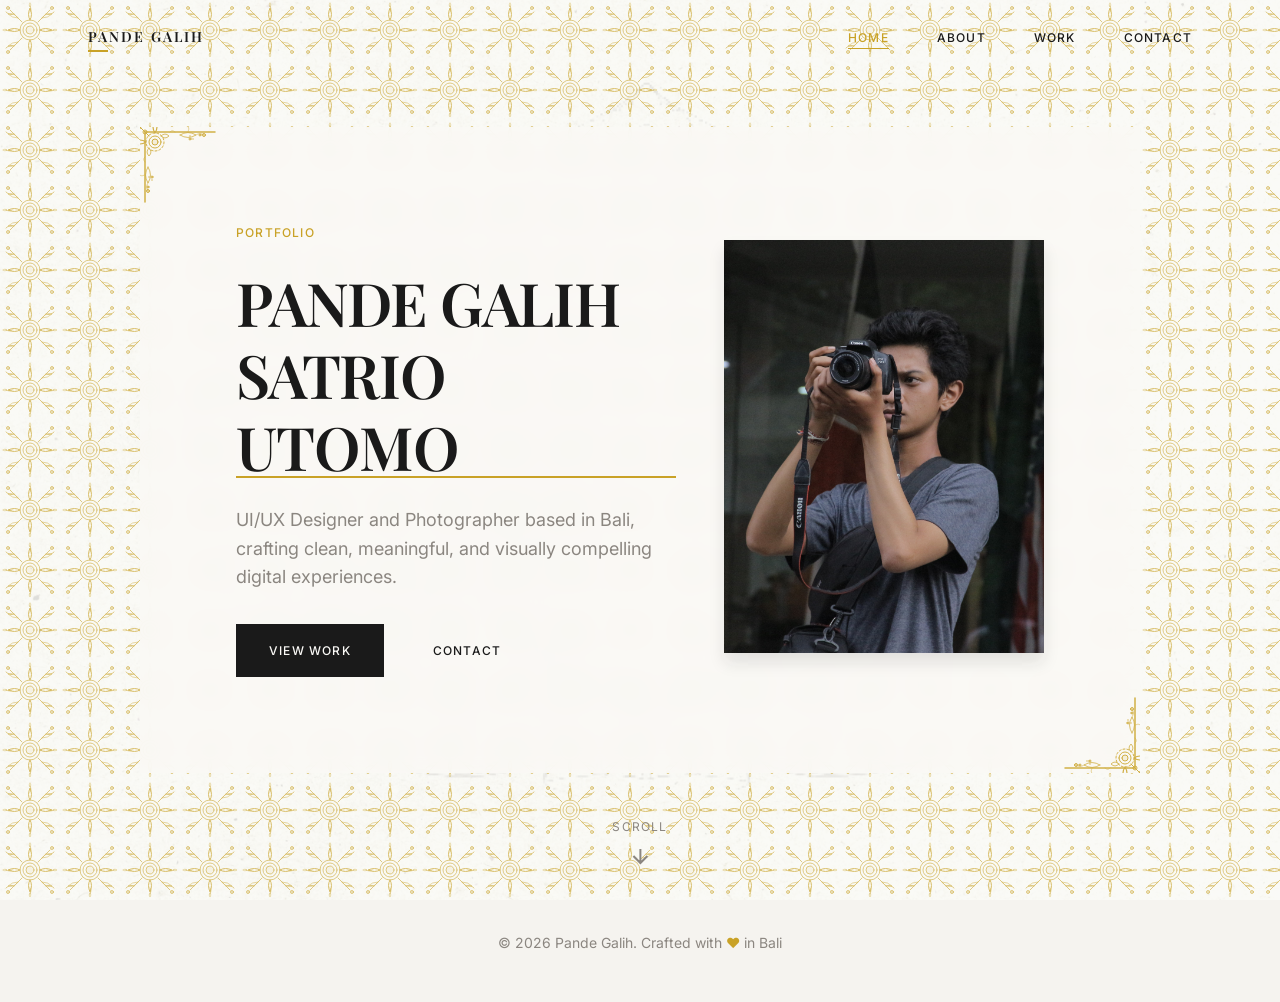
<file: index.html>
<!DOCTYPE html>
<html lang="id">
<head>
  <meta charset="UTF-8">
  <meta name="viewport" content="width=device-width, initial-scale=1.0">
  <title>Portfolio | Pande Galih - UI/UX Designer & Photographer</title>
  
  <!-- SEO Meta Tags -->
  <meta name="description" content="Portfolio Pande Galih Satrio Utomo - UI/UX Designer and Photographer based in Bali, Indonesia. Crafting clean, meaningful digital experiences.">
  <meta name="keywords" content="UI/UX Designer, Photographer, Bali, Portfolio, Web Design, Digital Experience">
  <meta name="author" content="Pande Galih Satrio Utomo">
  <meta name="robots" content="index, follow">
  
  <!-- Open Graph / Social Media -->
  <meta property="og:type" content="website">
  <meta property="og:title" content="Pande Galih - UI/UX Designer & Photographer">
  <meta property="og:description" content="Crafting clean, meaningful digital experiences from Bali, Indonesia.">
  <meta property="og:image" content="asset/profil1.jpg">
  <meta property="og:url" content="https://pandegalih.com">
  
  <!-- Twitter Card -->
  <meta name="twitter:card" content="summary_large_image">
  <meta name="twitter:title" content="Pande Galih - UI/UX Designer & Photographer">
  <meta name="twitter:description" content="Crafting clean, meaningful digital experiences from Bali, Indonesia.">
  <meta name="twitter:image" content="asset/profil1.jpg">
  
  <!-- Favicon -->
  <link rel="icon" type="image/svg+xml" href="data:image/svg+xml,<svg xmlns='http://www.w3.org/2000/svg' viewBox='0 0 100 100'><text y='.9em' font-size='90'>🎨</text></svg>">
  
  <!-- Preconnect for Performance -->
  <link rel="preconnect" href="https://fonts.googleapis.com">
  <link rel="preconnect" href="https://fonts.gstatic.com" crossorigin>
  
  <!-- Google Fonts -->
  <link href="https://fonts.googleapis.com/css2?family=Inter:wght@400;500;600&family=Playfair+Display:wght@400;600&display=swap" rel="stylesheet">
  
  <!-- Stylesheet -->
  <link rel="stylesheet" href="css/styles.css">
</head>

<body>
  <!-- Skip Link for Accessibility -->
  <a href="#main-content" class="skip-link">Skip to main content</a>

  <!-- ================= NAVBAR ================= -->
  <header class="navbar" role="banner">
    <div class="container">
      <nav class="navbar__inner" role="navigation" aria-label="Main navigation">
        <!-- Logo -->
        <a href="index.html" class="navbar__logo" aria-label="Pande Galih - Home">
          PANDE GALIH
        </a>

        <!-- Desktop Navigation -->
        <ul class="navbar__menu">
          <li><a href="index.html" class="navbar__link navbar__link--active" aria-current="page">Home</a></li>
          <li><a href="about.html" class="navbar__link">About</a></li>
          <li><a href="mywork.html" class="navbar__link">Work</a></li>
          <li><a href="contact.html" class="navbar__link">Contact</a></li>
        </ul>

        <!-- Mobile Menu Toggle -->
        <button 
          id="menuBtn" 
          class="navbar__toggle" 
          aria-label="Open navigation menu"
          aria-expanded="false"
          aria-controls="mobileMenu"
        >
          <span class="navbar__toggle-line"></span>
          <span class="navbar__toggle-line"></span>
          <span class="navbar__toggle-line"></span>
        </button>
      </nav>
    </div>
  </header>

  <!-- ================= MOBILE MENU ================= -->
  <div id="mobileMenu" class="mobile-menu" role="dialog" aria-modal="true" aria-label="Navigation menu">
    <button id="closeBtn" class="mobile-menu__close" aria-label="Close navigation menu">
      ✕
    </button>
    <a href="index.html" class="mobile-menu__link">Home</a>
    <a href="about.html" class="mobile-menu__link">About</a>
    <a href="mywork.html" class="mobile-menu__link">Work</a>
    <a href="contact.html" class="mobile-menu__link">Contact</a>
  </div>

  <!-- ================= MAIN CONTENT ================= -->
  <main id="main-content" role="main">
    
    <!-- ================= HERO SECTION ================= -->
    <section class="hero">
      <!-- Background -->
      <div class="hero__background">
        <img 
          src="asset/BG.png" 
          alt="" 
          class="hero__background-image"
          loading="eager"
        >
        <div class="hero__pattern" aria-hidden="true"></div>
      </div>

      <div class="container">
        <div class="hero__card animate-fade-in-up">
          <div class="hero__content">
            <!-- Text Content -->
            <div class="hero__text">
              <p class="label label--gold hero__label animate-fade-in-up">Portfolio</p>
              
              <h1 class="hero__title animate-fade-in-up">
                PANDE GALIH<br>
                <span class="hero__title-underline">SATRIO UTOMO</span>
              </h1>
              
              <p class="hero__subtitle animate-fade-in-up">
                UI/UX Designer and Photographer based in Bali, 
                crafting clean, meaningful, and visually compelling 
                digital experiences.
              </p>
              
              <div class="hero__cta animate-fade-in-up">
                <a href="mywork.html" class="btn btn--primary">
                  View Work
                </a>
                <a href="contact.html" class="btn btn--ghost">
                  Contact
                </a>
              </div>
            </div>

            <!-- Profile Image -->
            <div class="hero__image animate-scale-in">
              <img 
                src="asset/profil1.jpg" 
                alt="Portrait photo of Pande Galih Satrio Utomo, UI/UX Designer and Photographer"
                loading="eager"
              >
            </div>
          </div>
        </div>
      </div>

      <!-- Scroll Indicator -->
      <div class="hero__scroll-indicator" aria-hidden="true">
        <span>Scroll</span>
        <svg width="24" height="24" viewBox="0 0 24 24" fill="none" stroke="currentColor" stroke-width="2">
          <path d="M12 5v14M19 12l-7 7-7-7"/>
        </svg>
      </div>
    </section>

  </main>

  <!-- ================= FOOTER ================= -->
  <footer class="footer" role="contentinfo">
    <div class="container">
      <p class="footer__text">
        © 2026 Pande Galih. Crafted with <span class="footer__heart">♥</span> in Bali
      </p>
    </div>
  </footer>

  <!-- JavaScript -->
  <script src="js/main.js"></script>
  
  <!-- Additional inline styles for hero scroll indicator -->
  <style>
    .hero__scroll-indicator {
      position: absolute;
      bottom: 2rem;
      left: 50%;
      transform: translateX(-50%);
      display: flex;
      flex-direction: column;
      align-items: center;
      gap: 0.5rem;
      font-size: 0.75rem;
      letter-spacing: 0.1em;
      text-transform: uppercase;
      color: var(--color-gray);
      animation: bounce 2s infinite;
    }
    
    @keyframes bounce {
      0%, 20%, 50%, 80%, 100% {
        transform: translateX(-50%) translateY(0);
      }
      40% {
        transform: translateX(-50%) translateY(-10px);
      }
      60% {
        transform: translateX(-50%) translateY(-5px);
      }
    }
    
    @media (max-width: 639px) {
      .hero__scroll-indicator {
        display: none;
      }
    }
  </style>
</body>
</html>
</file>
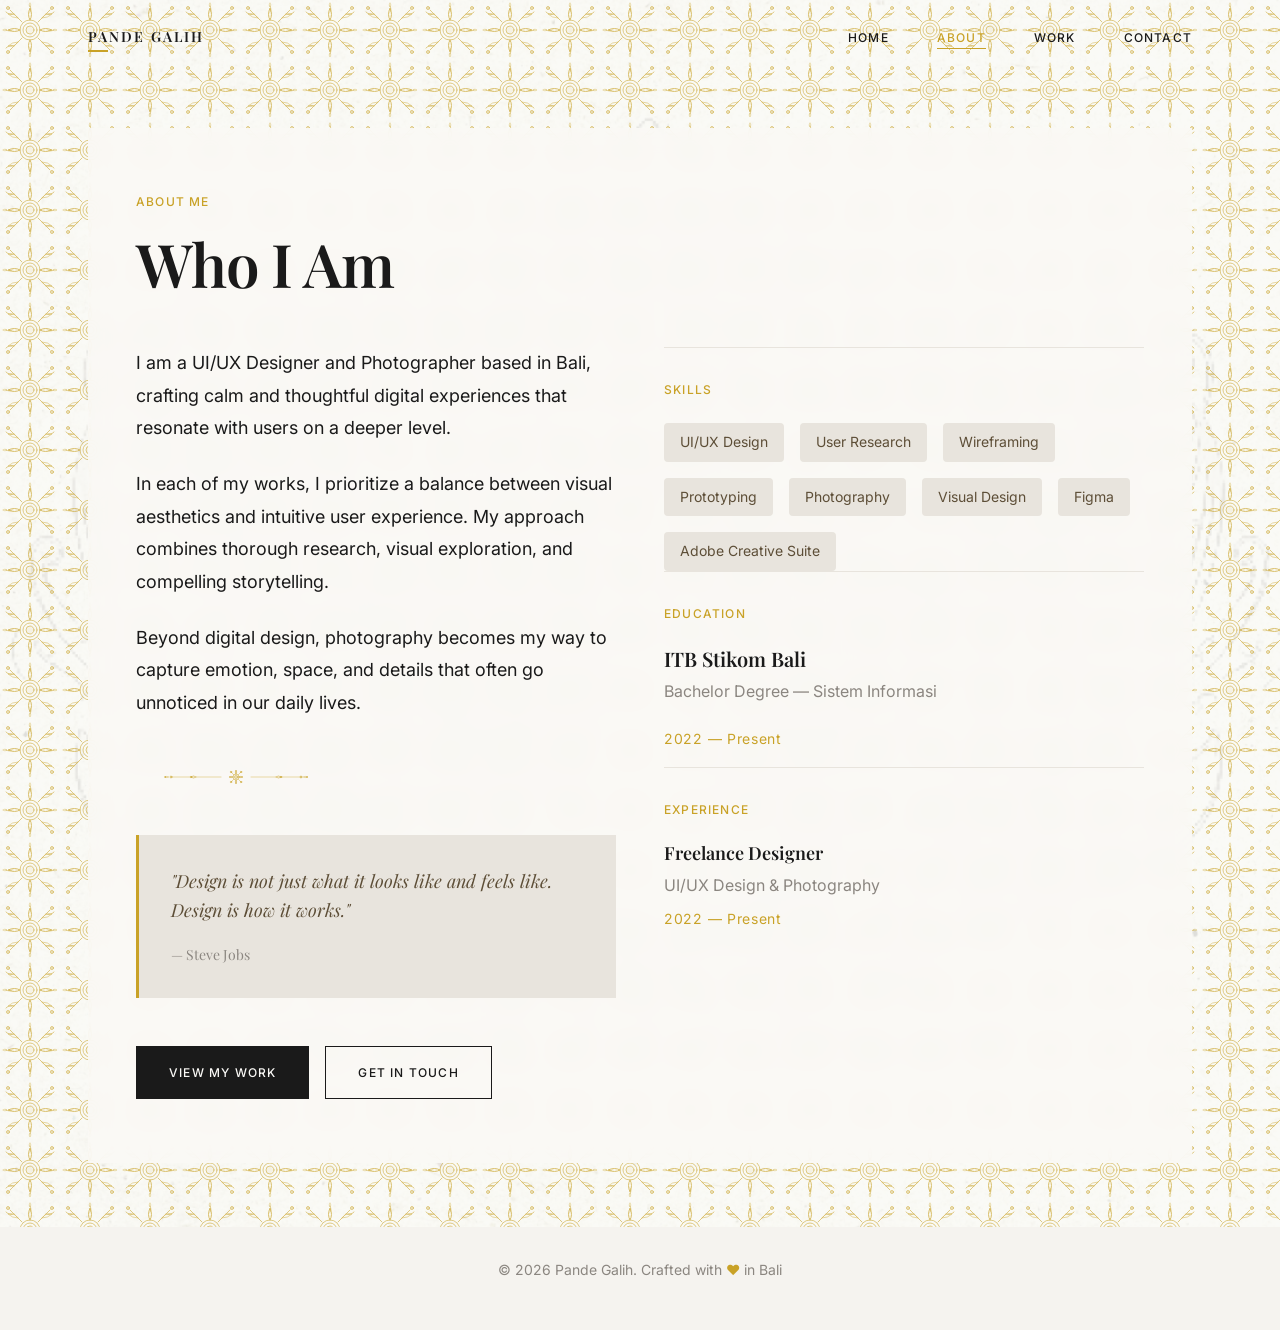
<file: about.html>
<!DOCTYPE html>
<html lang="id">
<head>
  <meta charset="UTF-8">
  <meta name="viewport" content="width=device-width, initial-scale=1.0">
  <title>About | Pande Galih - UI/UX Designer & Photographer</title>
  
  <!-- SEO Meta Tags -->
  <meta name="description" content="Learn more about Pande Galih Satrio Utomo - UI/UX Designer and Photographer based in Bali, Indonesia. Discover my journey, skills, and design philosophy.">
  <meta name="keywords" content="UI/UX Designer, Photographer, Bali, About, Skills, Education, ITB Stikom Bali">
  <meta name="author" content="Pande Galih Satrio Utomo">
  <meta name="robots" content="index, follow">
  
  <!-- Open Graph / Social Media -->
  <meta property="og:type" content="website">
  <meta property="og:title" content="About - Pande Galih">
  <meta property="og:description" content="UI/UX Designer and Photographer based in Bali, Indonesia.">
  <meta property="og:image" content="asset/profil2.jpg">
  <meta property="og:url" content="https://pandegalih.com/about">
  
  <!-- Twitter Card -->
  <meta name="twitter:card" content="summary_large_image">
  <meta name="twitter:title" content="About - Pande Galih">
  <meta name="twitter:description" content="UI/UX Designer and Photographer based in Bali, Indonesia.">
  <meta name="twitter:image" content="asset/profil2.jpg">
  
  <!-- Favicon -->
  <link rel="icon" type="image/svg+xml" href="data:image/svg+xml,<svg xmlns='http://www.w3.org/2000/svg' viewBox='0 0 100 100'><text y='.9em' font-size='90'>🎨</text></svg>">
  
  <!-- Preconnect for Performance -->
  <link rel="preconnect" href="https://fonts.googleapis.com">
  <link rel="preconnect" href="https://fonts.gstatic.com" crossorigin>
  
  <!-- Google Fonts -->
  <link href="https://fonts.googleapis.com/css2?family=Inter:wght@400;500;600&family=Playfair+Display:wght@400;600&display=swap" rel="stylesheet">
  
  <!-- Stylesheet -->
  <link rel="stylesheet" href="css/styles.css">
</head>

<body>
  <!-- Skip Link for Accessibility -->
  <a href="#main-content" class="skip-link">Skip to main content</a>

  <!-- ================= NAVBAR ================= -->
  <header class="navbar" role="banner">
    <div class="container">
      <nav class="navbar__inner" role="navigation" aria-label="Main navigation">
        <!-- Logo -->
        <a href="index.html" class="navbar__logo" aria-label="Pande Galih - Home">
          PANDE GALIH
        </a>

        <!-- Desktop Navigation -->
        <ul class="navbar__menu">
          <li><a href="index.html" class="navbar__link">Home</a></li>
          <li><a href="about.html" class="navbar__link navbar__link--active" aria-current="page">About</a></li>
          <li><a href="mywork.html" class="navbar__link">Work</a></li>
          <li><a href="contact.html" class="navbar__link">Contact</a></li>
        </ul>

        <!-- Mobile Menu Toggle -->
        <button 
          id="menuBtn" 
          class="navbar__toggle" 
          aria-label="Open navigation menu"
          aria-expanded="false"
          aria-controls="mobileMenu"
        >
          <span class="navbar__toggle-line"></span>
          <span class="navbar__toggle-line"></span>
          <span class="navbar__toggle-line"></span>
        </button>
      </nav>
    </div>
  </header>

  <!-- ================= MOBILE MENU ================= -->
  <div id="mobileMenu" class="mobile-menu" role="dialog" aria-modal="true" aria-label="Navigation menu">
    <button id="closeBtn" class="mobile-menu__close" aria-label="Close navigation menu">
      ✕
    </button>
    <a href="index.html" class="mobile-menu__link">Home</a>
    <a href="about.html" class="mobile-menu__link">About</a>
    <a href="mywork.html" class="mobile-menu__link">Work</a>
    <a href="contact.html" class="mobile-menu__link">Contact</a>
  </div>

  <!-- ================= MAIN CONTENT ================= -->
  <main id="main-content" role="main">
    
    <!-- ================= ABOUT SECTION ================= -->
    <section class="about">
      <!-- Background Pattern -->
      <div class="hero__background">
        <img 
          src="asset/BG.png" 
          alt="" 
          class="hero__background-image"
          loading="eager"
        >
        <div class="hero__pattern" aria-hidden="true"></div>
      </div>

      <div class="container">
        <div class="about__card animate-fade-in-up">
          
          <!-- Header -->
          <header class="about__header">
            <p class="label label--gold animate-fade-in-up">About Me</p>
            <h1 class="animate-fade-in-up">Who I Am</h1>
          </header>

          <!-- Main Content Grid -->
          <div class="about__content">
            
            <!-- Left Column - Bio -->
            <div class="about__bio animate-fade-in-up">
              <div class="about__text">
                <p>
                  I am a UI/UX Designer and Photographer based in Bali, 
                  crafting calm and thoughtful digital experiences that 
                  resonate with users on a deeper level.
                </p>
                <p>
                  In each of my works, I prioritize a balance between visual aesthetics 
                  and intuitive user experience. My approach combines thorough research, 
                  visual exploration, and compelling storytelling.
                </p>
                <p>
                  Beyond digital design, photography becomes my way to capture emotion, 
                  space, and details that often go unnoticed in our daily lives.
                </p>
              </div>

              <!-- Divider -->
              <div class="about__divider" aria-hidden="true"></div>

              <!-- Philosophy Quote -->
              <blockquote class="about__quote animate-fade-in-up">
                <p>
                  "Design is not just what it looks like and feels like. 
                  Design is how it works."
                </p>
                <cite>— Steve Jobs</cite>
              </blockquote>
            </div>

            <!-- Right Column - Details -->
            <div class="about__details">
              
              <!-- Skills Section -->
              <div class="about__section animate-fade-in-up">
                <p class="label label--gold about__section-title">Skills</p>
                <div class="about__skills animate-stagger">
                  <span class="about__skill">UI/UX Design</span>
                  <span class="about__skill">User Research</span>
                  <span class="about__skill">Wireframing</span>
                  <span class="about__skill">Prototyping</span>
                  <span class="about__skill">Photography</span>
                  <span class="about__skill">Visual Design</span>
                  <span class="about__skill">Figma</span>
                  <span class="about__skill">Adobe Creative Suite</span>
                </div>
              </div>

              <!-- Education Section -->
              <div class="about__section animate-fade-in-up">
                <p class="label label--gold about__section-title">Education</p>
                <div class="about__education">
                  <h3 class="about__education-school">ITB Stikom Bali</h3>
                  <p class="about__education-degree">Bachelor Degree — Sistem Informasi</p>
                  <p class="about__education-year">2022 — Present</p>
                </div>
              </div>

              <!-- Experience Section -->
              <div class="about__section animate-fade-in-up">
                <p class="label label--gold about__section-title">Experience</p>
                <div class="about__experience">
                  <div class="about__experience-item">
                    <h4>Freelance Designer</h4>
                    <p>UI/UX Design & Photography</p>
                    <span class="about__education-year">2022 — Present</span>
                  </div>
                </div>
              </div>

            </div>
          </div>

          <!-- CTA -->
          <div class="about__cta animate-fade-in-up mt-xl">
            <a href="mywork.html" class="btn btn--primary">
              View My Work
            </a>
            <a href="contact.html" class="btn btn--outline">
              Get In Touch
            </a>
          </div>

        </div>
      </div>
    </section>

  </main>

  <!-- ================= FOOTER ================= -->
  <footer class="footer" role="contentinfo">
    <div class="container">
      <p class="footer__text">
        © 2026 Pande Galih. Crafted with <span class="footer__heart">♥</span> in Bali
      </p>
    </div>
  </footer>

  <!-- JavaScript -->
  <script src="js/main.js"></script>
  
  <!-- Additional inline styles for about page -->
  <style>
    .about {
      position: relative;
      min-height: 100vh;
      padding-top: 8rem;
      padding-bottom: 4rem;
    }
    
    .about__quote {
      padding: var(--space-lg);
      background: var(--color-sand);
      border-left: 3px solid var(--color-gold);
      font-family: var(--font-heading);
      font-style: italic;
    }
    
    .about__quote p {
      font-size: var(--text-lg);
      margin-bottom: var(--space-sm);
      color: var(--color-brown);
    }
    
    .about__quote cite {
      font-size: var(--text-sm);
      color: var(--color-gray);
      font-style: normal;
    }
    
    .about__experience-item {
      margin-bottom: var(--space-md);
    }
    
    .about__experience-item h4 {
      font-family: var(--font-heading);
      font-size: var(--text-lg);
      margin-bottom: var(--space-xs);
    }
    
    .about__experience-item p {
      color: var(--color-gray);
      margin-bottom: var(--space-xs);
    }
    
    .about__cta {
      display: flex;
      gap: var(--space-sm);
      flex-wrap: wrap;
    }
    
    @media (max-width: 639px) {
      .about__content {
        grid-template-columns: 1fr;
      }
    }
  </style>
</body>
</html>
</file>
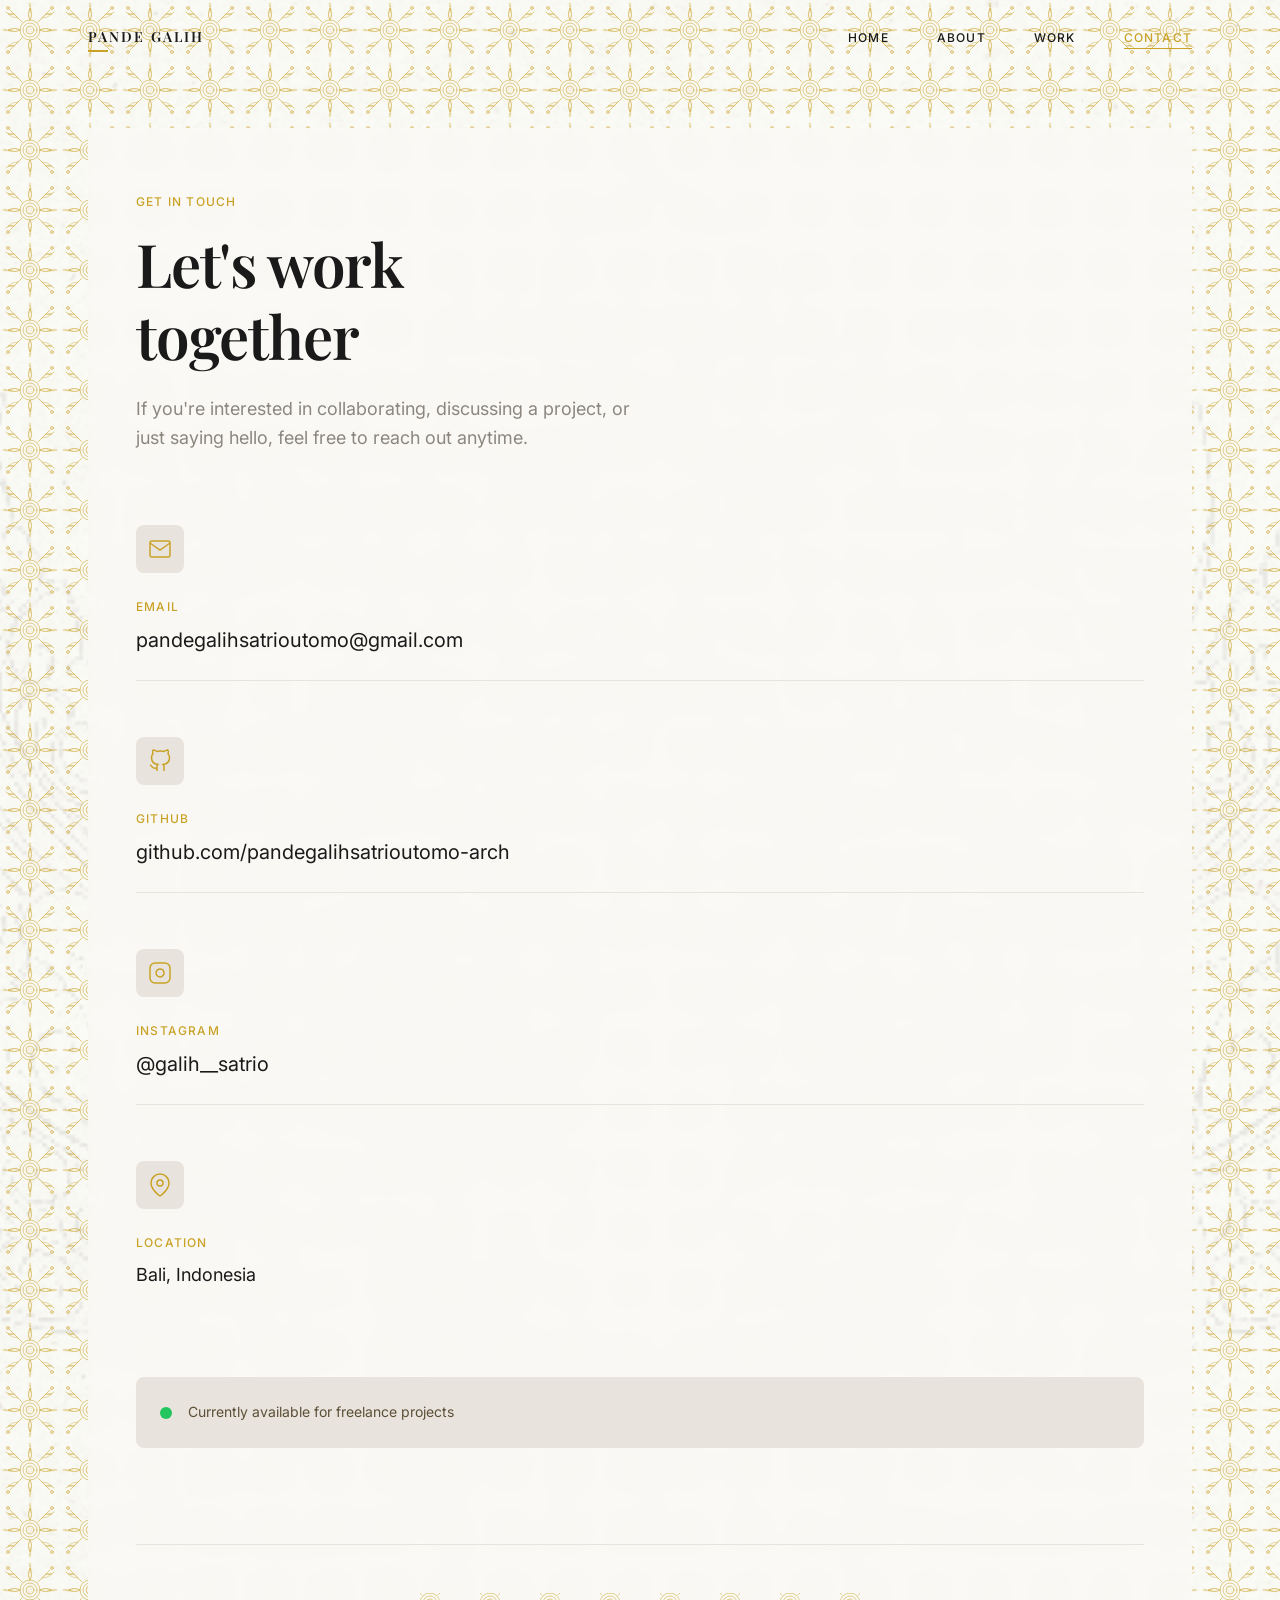
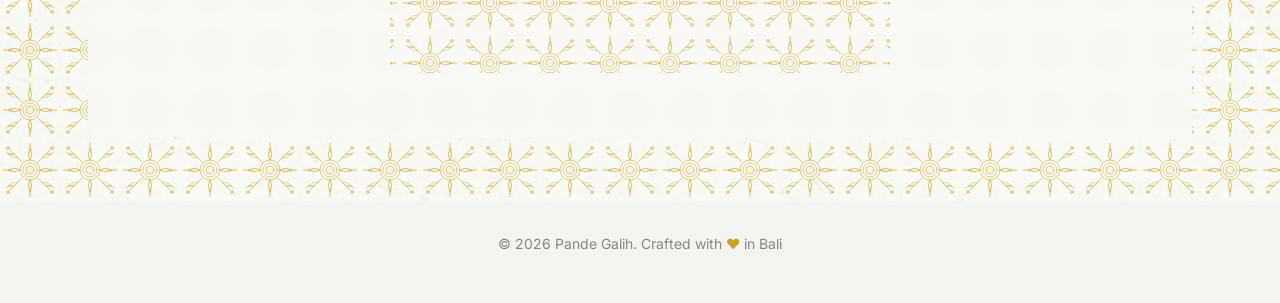
<file: contact.html>
<!DOCTYPE html>
<html lang="id">
<head>
  <meta charset="UTF-8">
  <meta name="viewport" content="width=device-width, initial-scale=1.0">
  <title>Contact | Pande Galih - UI/UX Designer & Photographer</title>
  
  <!-- SEO Meta Tags -->
  <meta name="description" content="Get in touch with Pande Galih Satrio Utomo - UI/UX Designer and Photographer based in Bali. Let's collaborate on your next project.">
  <meta name="keywords" content="Contact, Hire, UI/UX Designer, Photographer, Bali, Collaboration, Freelance">
  <meta name="author" content="Pande Galih Satrio Utomo">
  <meta name="robots" content="index, follow">
  
  <!-- Open Graph / Social Media -->
  <meta property="og:type" content="website">
  <meta property="og:title" content="Contact - Pande Galih">
  <meta property="og:description" content="Let's work together on your next project.">
  <meta property="og:image" content="asset/profil1.jpg">
  <meta property="og:url" content="https://pandegalih.com/contact">
  
  <!-- Twitter Card -->
  <meta name="twitter:card" content="summary_large_image">
  <meta name="twitter:title" content="Contact - Pande Galih">
  <meta name="twitter:description" content="Let's work together on your next project.">
  <meta name="twitter:image" content="asset/profil1.jpg">
  
  <!-- Favicon -->
  <link rel="icon" type="image/svg+xml" href="data:image/svg+xml,<svg xmlns='http://www.w3.org/2000/svg' viewBox='0 0 100 100'><text y='.9em' font-size='90'>🎨</text></svg>">
  
  <!-- Preconnect for Performance -->
  <link rel="preconnect" href="https://fonts.googleapis.com">
  <link rel="preconnect" href="https://fonts.gstatic.com" crossorigin>
  
  <!-- Google Fonts -->
  <link href="https://fonts.googleapis.com/css2?family=Inter:wght@400;500;600&family=Playfair+Display:wght@400;600&display=swap" rel="stylesheet">
  
  <!-- Stylesheet -->
  <link rel="stylesheet" href="css/styles.css">
</head>

<body>
  <!-- Skip Link for Accessibility -->
  <a href="#main-content" class="skip-link">Skip to main content</a>

  <!-- ================= NAVBAR ================= -->
  <header class="navbar" role="banner">
    <div class="container">
      <nav class="navbar__inner" role="navigation" aria-label="Main navigation">
        <!-- Logo -->
        <a href="index.html" class="navbar__logo" aria-label="Pande Galih - Home">
          PANDE GALIH
        </a>

        <!-- Desktop Navigation -->
        <ul class="navbar__menu">
          <li><a href="index.html" class="navbar__link">Home</a></li>
          <li><a href="about.html" class="navbar__link">About</a></li>
          <li><a href="mywork.html" class="navbar__link">Work</a></li>
          <li><a href="contact.html" class="navbar__link navbar__link--active" aria-current="page">Contact</a></li>
        </ul>

        <!-- Mobile Menu Toggle -->
        <button 
          id="menuBtn" 
          class="navbar__toggle" 
          aria-label="Open navigation menu"
          aria-expanded="false"
          aria-controls="mobileMenu"
        >
          <span class="navbar__toggle-line"></span>
          <span class="navbar__toggle-line"></span>
          <span class="navbar__toggle-line"></span>
        </button>
      </nav>
    </div>
  </header>

  <!-- ================= MOBILE MENU ================= -->
  <div id="mobileMenu" class="mobile-menu" role="dialog" aria-modal="true" aria-label="Navigation menu">
    <button id="closeBtn" class="mobile-menu__close" aria-label="Close navigation menu">
      ✕
    </button>
    <a href="index.html" class="mobile-menu__link">Home</a>
    <a href="about.html" class="mobile-menu__link">About</a>
    <a href="mywork.html" class="mobile-menu__link">Work</a>
    <a href="contact.html" class="mobile-menu__link">Contact</a>
  </div>

  <!-- ================= MAIN CONTENT ================= -->
  <main id="main-content" role="main">
    
    <!-- ================= CONTACT SECTION ================= -->
    <section class="contact">
      <!-- Background Pattern -->
      <div class="hero__background">
        <img 
          src="asset/BG.png" 
          alt="" 
          class="hero__background-image"
          loading="eager"
        >
        <div class="hero__pattern" aria-hidden="true"></div>
      </div>

      <div class="container">
        <div class="contact__card animate-fade-in-up">
          
          <!-- Header -->
          <header class="contact__header">
            <p class="label label--gold animate-fade-in-up">Get In Touch</p>
            <h1 class="contact__title animate-fade-in-up">
              Let's work<br>together
            </h1>
            <p class="contact__subtitle animate-fade-in-up">
              If you're interested in collaborating, discussing a project, 
              or just saying hello, feel free to reach out anytime.
            </p>
          </header>

          <!-- Contact Information -->
          <div class="contact__content">
            <div class="contact__list animate-stagger">
              
              <!-- Email -->
              <div class="contact__item">
                <div class="contact__item-icon" aria-hidden="true">
                  <svg width="24" height="24" viewBox="0 0 24 24" fill="none" stroke="currentColor" stroke-width="1.5">
                    <path d="M4 4h16c1.1 0 2 .9 2 2v12c0 1.1-.9 2-2 2H4c-1.1 0-2-.9-2-2V6c0-1.1.9-2 2-2z"/>
                    <polyline points="22,6 12,13 2,6"/>
                  </svg>
                </div>
                <div class="contact__item-content">
                  <p class="contact__item-label">Email</p>
                  <a 
                    href="mailto:pandegalihsatrioutomo@gmail.com" 
                    class="contact__item-link"
                  >
                    pandegalihsatrioutomo@gmail.com
                  </a>
                </div>
              </div>

              <!-- GitHub -->
              <div class="contact__item">
                <div class="contact__item-icon" aria-hidden="true">
                  <svg width="24" height="24" viewBox="0 0 24 24" fill="none" stroke="currentColor" stroke-width="1.5">
                    <path d="M9 19c-5 1.5-5-2.5-7-3m14 6v-3.87a3.37 3.37 0 0 0-.94-2.61c3.14-.35 6.44-1.54 6.44-7A5.44 5.44 0 0 0 20 4.77 5.07 5.07 0 0 0 19.91 1S18.73.65 16 2.48a13.38 13.38 0 0 0-7 0C6.27.65 5.09 1 5.09 1A5.07 5.07 0 0 0 5 4.77a5.44 5.44 0 0 0-1.5 3.78c0 5.42 3.3 6.61 6.44 7A3.37 3.37 0 0 0 9 18.13V22"/>
                  </svg>
                </div>
                <div class="contact__item-content">
                  <p class="contact__item-label">GitHub</p>
                  <a 
                    href="https://github.com/pandegalihsatrioutomo-arch" 
                    target="_blank"
                    rel="noopener noreferrer"
                    class="contact__item-link"
                  >
                    github.com/pandegalihsatrioutomo-arch
                  </a>
                </div>
              </div>

              <!-- Instagram -->
              <div class="contact__item">
                <div class="contact__item-icon" aria-hidden="true">
                  <svg width="24" height="24" viewBox="0 0 24 24" fill="none" stroke="currentColor" stroke-width="1.5">
                    <rect x="2" y="2" width="20" height="20" rx="5" ry="5"/>
                    <path d="M16 11.37A4 4 0 1 1 12.63 8 4 4 0 0 1 16 11.37z"/>
                    <line x1="17.5" y1="6.5" x2="17.51" y2="6.5"/>
                  </svg>
                </div>
                <div class="contact__item-content">
                  <p class="contact__item-label">Instagram</p>
                  <a 
                    href="https://www.instagram.com/galih__satrio/" 
                    target="_blank"
                    rel="noopener noreferrer"
                    class="contact__item-link"
                  >
                    @galih__satrio
                  </a>
                </div>
              </div>

              <!-- Location -->
              <div class="contact__item">
                <div class="contact__item-icon" aria-hidden="true">
                  <svg width="24" height="24" viewBox="0 0 24 24" fill="none" stroke="currentColor" stroke-width="1.5">
                    <path d="M21 10c0 7-9 13-9 13s-9-6-9-13a9 9 0 0 1 18 0z"/>
                    <circle cx="12" cy="10" r="3"/>
                  </svg>
                </div>
                <div class="contact__item-content">
                  <p class="contact__item-label">Location</p>
                  <p class="contact__item-text">Bali, Indonesia</p>
                </div>
              </div>

            </div>

            <!-- Availability Status -->
            <div class="contact__availability animate-fade-in-up">
              <div class="contact__availability-indicator"></div>
              <p>Currently available for freelance projects</p>
            </div>
          </div>

          <!-- Decorative Pattern -->
          <div class="contact__decoration animate-fade-in" aria-hidden="true">
            <div class="contact__decoration-pattern"></div>
          </div>

        </div>
      </div>
    </section>

  </main>

  <!-- ================= FOOTER ================= -->
  <footer class="footer" role="contentinfo">
    <div class="container">
      <p class="footer__text">
        © 2026 Pande Galih. Crafted with <span class="footer__heart">♥</span> in Bali
      </p>
    </div>
  </footer>

  <!-- JavaScript -->
  <script src="js/main.js"></script>
  
  <!-- Additional inline styles for contact page -->
  <style>
    .contact {
      position: relative;
      min-height: 100vh;
      padding-top: 8rem;
      padding-bottom: 4rem;
    }
    
    .contact__content {
      margin-top: var(--space-xl);
    }
    
    .contact__item {
      display: flex;
      align-items: flex-start;
      gap: var(--space-md);
      padding: var(--space-md) 0;
      border-bottom: 1px solid var(--color-sand);
    }
    
    .contact__item:last-child {
      border-bottom: none;
    }
    
    .contact__item-icon {
      flex-shrink: 0;
      width: 48px;
      height: 48px;
      display: flex;
      align-items: center;
      justify-content: center;
      background: var(--color-sand);
      border-radius: var(--radius-md);
      color: var(--color-gold);
    }
    
    .contact__item-content {
      flex: 1;
    }
    
    .contact__item-label {
      font-size: var(--text-xs);
      font-weight: 500;
      letter-spacing: 0.1em;
      text-transform: uppercase;
      color: var(--color-gold);
      margin-bottom: var(--space-xs);
    }
    
    .contact__item-link {
      font-size: var(--text-lg);
      color: var(--color-black);
      transition: color var(--transition-fast);
      word-break: break-word;
    }
    
    .contact__item-link:hover {
      color: var(--color-gold);
    }
    
    .contact__item-text {
      font-size: var(--text-lg);
      color: var(--color-black);
    }
    
    .contact__availability {
      display: flex;
      align-items: center;
      gap: var(--space-sm);
      margin-top: var(--space-xl);
      padding: var(--space-md);
      background: var(--color-sand);
      border-radius: var(--radius-md);
    }
    
    .contact__availability-indicator {
      width: 12px;
      height: 12px;
      background: #22c55e;
      border-radius: 50%;
      animation: pulse 2s infinite;
    }
    
    @keyframes pulse {
      0%, 100% {
        opacity: 1;
        transform: scale(1);
      }
      50% {
        opacity: 0.7;
        transform: scale(1.1);
      }
    }
    
    .contact__availability p {
      font-size: var(--text-sm);
      color: var(--color-brown);
      margin: 0;
    }
    
    .contact__decoration {
      margin-top: var(--space-3xl);
      padding-top: var(--space-xl);
      border-top: 1px solid var(--color-sand);
    }
    
    .contact__decoration-pattern {
      width: 100%;
      max-width: 500px;
      height: 80px;
      margin: 0 auto;
      background-image: url('asset/patterns/bali-pattern.svg');
      background-size: 120px 120px;
      background-repeat: repeat-x;
      background-position: center;
      opacity: 0.65;
    }
    
    @media (min-width: 640px) {
      .contact__item-link {
        font-size: var(--text-xl);
      }
    }
  </style>
</body>
</html>
</file>
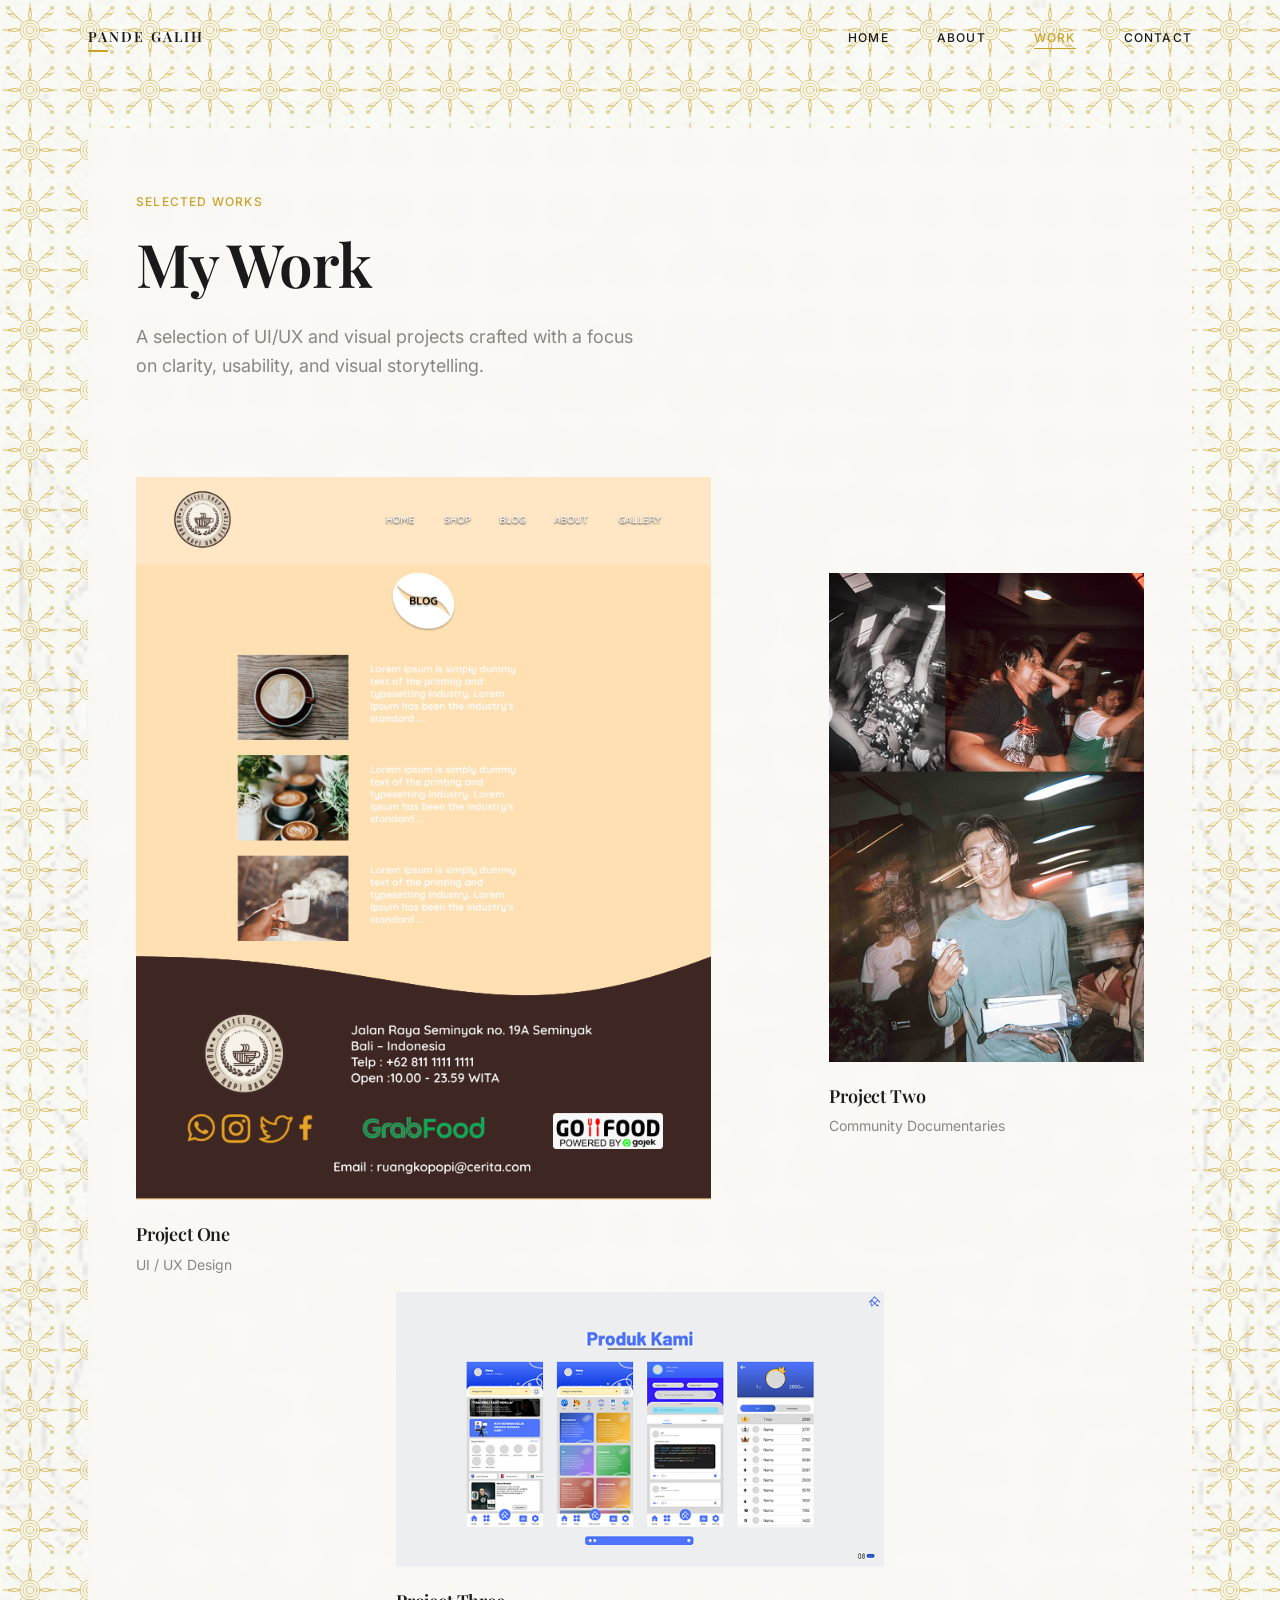
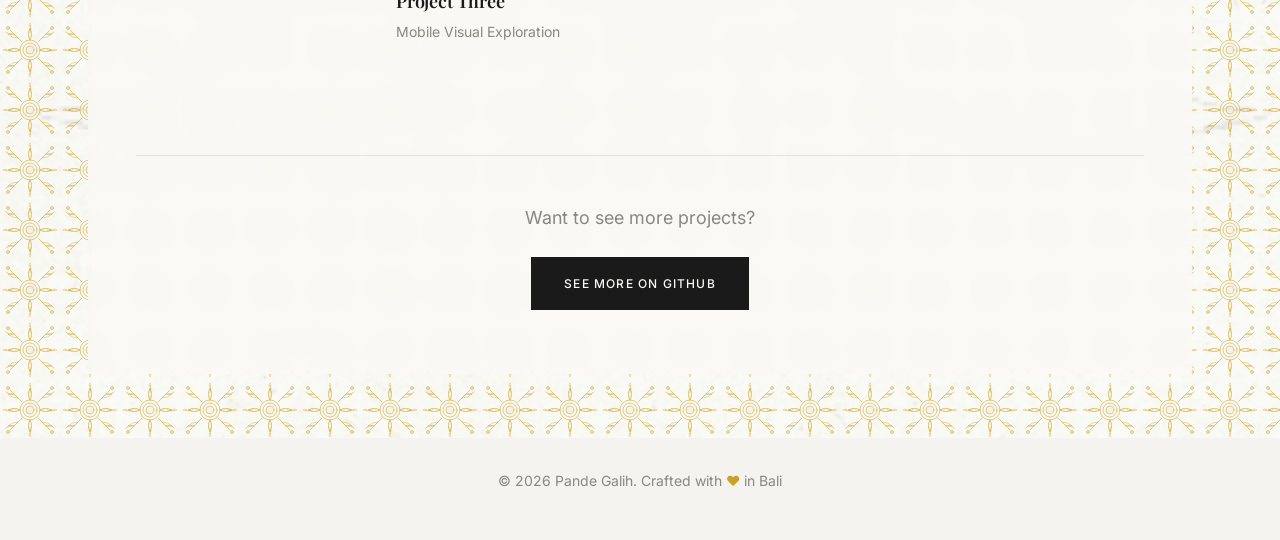
<file: mywork.html>
<!DOCTYPE html>
<html lang="id">
<head>
  <meta charset="UTF-8">
  <meta name="viewport" content="width=device-width, initial-scale=1.0">
  <title>My Work | Pande Galih - UI/UX Designer & Photographer</title>
  
  <!-- SEO Meta Tags -->
  <meta name="description" content="Explore the portfolio of Pande Galih Satrio Utomo - A collection of UI/UX design and photography projects crafted with focus on clarity and visual storytelling.">
  <meta name="keywords" content="UI/UX Design, Photography, Portfolio, Projects, Web Design, Mobile Design, Visual Design">
  <meta name="author" content="Pande Galih Satrio Utomo">
  <meta name="robots" content="index, follow">
  
  <!-- Open Graph / Social Media -->
  <meta property="og:type" content="website">
  <meta property="og:title" content="My Work - Pande Galih">
  <meta property="og:description" content="A collection of UI/UX design and photography projects.">
  <meta property="og:image" content="asset/project/project1.png">
  <meta property="og:url" content="https://pandegalih.com/mywork">
  
  <!-- Twitter Card -->
  <meta name="twitter:card" content="summary_large_image">
  <meta name="twitter:title" content="My Work - Pande Galih">
  <meta name="twitter:description" content="A collection of UI/UX design and photography projects.">
  <meta name="twitter:image" content="asset/project/project1.png">
  
  <!-- Favicon -->
  <link rel="icon" type="image/svg+xml" href="data:image/svg+xml,<svg xmlns='http://www.w3.org/2000/svg' viewBox='0 0 100 100'><text y='.9em' font-size='90'>🎨</text></svg>">
  
  <!-- Preconnect for Performance -->
  <link rel="preconnect" href="https://fonts.googleapis.com">
  <link rel="preconnect" href="https://fonts.gstatic.com" crossorigin>
  
  <!-- Google Fonts -->
  <link href="https://fonts.googleapis.com/css2?family=Inter:wght@400;500;600&family=Playfair+Display:wght@400;600&display=swap" rel="stylesheet">
  
  <!-- Stylesheet -->
  <link rel="stylesheet" href="css/styles.css">
</head>

<body>
  <!-- Skip Link for Accessibility -->
  <a href="#main-content" class="skip-link">Skip to main content</a>

  <!-- ================= NAVBAR ================= -->
  <header class="navbar" role="banner">
    <div class="container">
      <nav class="navbar__inner" role="navigation" aria-label="Main navigation">
        <!-- Logo -->
        <a href="index.html" class="navbar__logo" aria-label="Pande Galih - Home">
          PANDE GALIH
        </a>

        <!-- Desktop Navigation -->
        <ul class="navbar__menu">
          <li><a href="index.html" class="navbar__link">Home</a></li>
          <li><a href="about.html" class="navbar__link">About</a></li>
          <li><a href="mywork.html" class="navbar__link navbar__link--active" aria-current="page">Work</a></li>
          <li><a href="contact.html" class="navbar__link">Contact</a></li>
        </ul>

        <!-- Mobile Menu Toggle -->
        <button 
          id="menuBtn" 
          class="navbar__toggle" 
          aria-label="Open navigation menu"
          aria-expanded="false"
          aria-controls="mobileMenu"
        >
          <span class="navbar__toggle-line"></span>
          <span class="navbar__toggle-line"></span>
          <span class="navbar__toggle-line"></span>
        </button>
      </nav>
    </div>
  </header>

  <!-- ================= MOBILE MENU ================= -->
  <div id="mobileMenu" class="mobile-menu" role="dialog" aria-modal="true" aria-label="Navigation menu">
    <button id="closeBtn" class="mobile-menu__close" aria-label="Close navigation menu">
      ✕
    </button>
    <a href="index.html" class="mobile-menu__link">Home</a>
    <a href="about.html" class="mobile-menu__link">About</a>
    <a href="mywork.html" class="mobile-menu__link">Work</a>
    <a href="contact.html" class="mobile-menu__link">Contact</a>
  </div>

  <!-- ================= MAIN CONTENT ================= -->
  <main id="main-content" role="main">
    
    <!-- ================= WORK SECTION ================= -->
    <section class="work">
      <!-- Background Pattern -->
      <div class="hero__background">
        <img 
          src="asset/BG.png" 
          alt="" 
          class="hero__background-image"
          loading="eager"
        >
        <div class="hero__pattern" aria-hidden="true"></div>
      </div>

      <div class="container">
        <div class="work__card animate-fade-in-up">
          
          <!-- Header -->
          <header class="work__header">
            <p class="label label--gold animate-fade-in-up">Selected Works</p>
            <h1 class="animate-fade-in-up">My Work</h1>
            <p class="work__description animate-fade-in-up">
              A selection of UI/UX and visual projects crafted with a focus on 
              clarity, usability, and visual storytelling.
            </p>
          </header>

          <!-- Project Gallery -->
          <div class="work__grid">
            
            <!-- Project 1 - Large -->
            <article class="work__item work__item--large animate-fade-in-up">
              <a href="#" class="work__item-link" aria-label="View Project One details">
                <div class="work__item-image-wrapper">
                  <img 
                    src="asset/project/project1.png" 
                    alt="Project One - UI/UX Design project showcasing modern interface design"
                    class="work__item-image"
                    loading="lazy"
                  >
                  <div class="work__item-overlay">
                    <span class="work__item-view">View Project</span>
                  </div>
                </div>
              </a>
              <div class="work__item-info">
                <h2 class="work__item-title">Project One</h2>
                <p class="work__item-category">UI / UX Design</p>
              </div>
            </article>

            <!-- Project 2 - Small -->
            <article class="work__item work__item--small animate-fade-in-up">
              <a href="#" class="work__item-link" aria-label="View Project Two details">
                <div class="work__item-image-wrapper">
                  <img 
                    src="asset/project/project2.png" 
                    alt="Project Two - Community documentary photography project"
                    class="work__item-image"
                    loading="lazy"
                  >
                  <div class="work__item-overlay">
                    <span class="work__item-view">View Project</span>
                  </div>
                </div>
              </a>
              <div class="work__item-info">
                <h2 class="work__item-title">Project Two</h2>
                <p class="work__item-category">Community Documentaries</p>
              </div>
            </article>

            <!-- Project 3 - Medium -->
            <article class="work__item work__item--medium animate-fade-in-up">
              <a href="#" class="work__item-link" aria-label="View Project Three details">
                <div class="work__item-image-wrapper">
                  <img 
                    src="asset/project/project3.png" 
                    alt="Project Three - Mobile visual exploration and design"
                    class="work__item-image"
                    loading="lazy"
                  >
                  <div class="work__item-overlay">
                    <span class="work__item-view">View Project</span>
                  </div>
                </div>
              </a>
              <div class="work__item-info">
                <h2 class="work__item-title">Project Three</h2>
                <p class="work__item-category">Mobile Visual Exploration</p>
              </div>
            </article>

          </div>

          <!-- CTA -->
          <div class="work__cta animate-fade-in-up">
            <p class="work__cta-text">Want to see more projects?</p>
            <a 
              href="https://github.com/pandegalihsatrioutomo-arch" 
              target="_blank"
              rel="noopener noreferrer"
              class="btn btn--primary"
            >
              See More on GitHub
            </a>
          </div>

        </div>
      </div>
    </section>

  </main>

  <!-- ================= FOOTER ================= -->
  <footer class="footer" role="contentinfo">
    <div class="container">
      <p class="footer__text">
        © 2026 Pande Galih. Crafted with <span class="footer__heart">♥</span> in Bali
      </p>
    </div>
  </footer>

  <!-- JavaScript -->
  <script src="js/main.js"></script>
  
  <!-- Additional inline styles for work page -->
  <style>
    .work {
      position: relative;
      min-height: 100vh;
      padding-top: 8rem;
      padding-bottom: 4rem;
    }
    
    .work__description {
      font-size: var(--text-lg);
      color: var(--color-gray);
      margin-top: var(--space-md);
      max-width: 500px;
    }
    
    .work__item-image-wrapper {
      position: relative;
      overflow: hidden;
    }
    
    .work__item-link {
      display: block;
    }
    
    .work__item-overlay {
      position: absolute;
      inset: 0;
      background: linear-gradient(to top, rgba(26, 26, 26, 0.8), rgba(26, 26, 26, 0.2));
      display: flex;
      align-items: flex-end;
      justify-content: center;
      padding-bottom: var(--space-lg);
      opacity: 0;
      transition: opacity var(--transition-base);
    }
    
    .work__item:hover .work__item-overlay {
      opacity: 1;
    }
    
    .work__item-view {
      color: var(--color-white);
      font-size: var(--text-sm);
      font-weight: 500;
      letter-spacing: 0.1em;
      text-transform: uppercase;
      padding: var(--space-sm) var(--space-md);
      border: 1px solid var(--color-white);
      transition: all var(--transition-fast);
    }
    
    .work__item:hover .work__item-view {
      background: var(--color-gold);
      border-color: var(--color-gold);
    }
    
    .work__cta {
      text-align: center;
      padding-top: var(--space-xl);
      border-top: 1px solid var(--color-sand);
    }
    
    .work__cta-text {
      font-size: var(--text-lg);
      color: var(--color-gray);
      margin-bottom: var(--space-md);
    }
    
    /* Grid Layout for Projects */
    @media (min-width: 640px) {
      .work__grid {
        display: grid;
        grid-template-columns: repeat(12, 1fr);
        gap: var(--space-lg);
        row-gap: var(--space-xl);
      }
      
      .work__item--large {
        grid-column: span 7;
      }
      
      .work__item--small {
        grid-column: 9 / span 4;
        margin-top: var(--space-3xl);
      }
      
      .work__item--medium {
        grid-column: 4 / span 6;
        margin-top: calc(var(--space-xl) * -1);
      }
    }
    
    @media (max-width: 639px) {
      .work__grid {
        display: flex;
        flex-direction: column;
        gap: var(--space-xl);
      }
    }
  </style>
</body>
</html>
</file>
<file: css/styles.css>
/* ============================================
   PANDE GALIH PORTFOLIO - MAIN STYLESHEET
   Modern Minimalist with Balinese Touch
   ============================================ */

/* ============================================
   CSS CUSTOM PROPERTIES (Design Tokens)
   ============================================ */
:root {
  /* Primary Colors */
  --color-black: #1A1A1A;
  --color-white: #FAF9F6;
  --color-cream: #F5F3EF;
  
  /* Accent Colors - Bali Inspired */
  --color-gold: #C9A227;
  --color-gold-light: #D4B84A;
  --color-gold-dark: #A68A1F;
  --color-terracotta: #B85C38;
  --color-brown: #5D4E37;
  
  /* Neutral Tones */
  --color-gray: #8B8680;
  --color-gray-light: #B5B0A8;
  --color-sand: #E8E4DD;
  
  /* Typography */
  --font-heading: 'Playfair Display', Georgia, serif;
  --font-body: 'Inter', -apple-system, BlinkMacSystemFont, sans-serif;
  
  /* Font Sizes */
  --text-xs: 0.75rem;    /* 12px */
  --text-sm: 0.875rem;   /* 14px */
  --text-base: 1rem;     /* 16px */
  --text-lg: 1.125rem;   /* 18px */
  --text-xl: 1.25rem;    /* 20px */
  --text-2xl: 1.5rem;    /* 24px */
  --text-3xl: 1.875rem;  /* 30px */
  --text-4xl: 2.25rem;   /* 36px */
  --text-5xl: 3rem;      /* 48px */
  --text-6xl: 3.75rem;   /* 60px */
  
  /* Spacing */
  --space-xs: 0.5rem;    /* 8px */
  --space-sm: 1rem;      /* 16px */
  --space-md: 1.5rem;    /* 24px */
  --space-lg: 2rem;      /* 32px */
  --space-xl: 3rem;      /* 48px */
  --space-2xl: 4rem;     /* 64px */
  --space-3xl: 6rem;     /* 96px */
  --space-4xl: 8rem;     /* 128px */
  
  /* Border Radius */
  --radius-sm: 4px;
  --radius-md: 8px;
  --radius-lg: 16px;
  --radius-full: 9999px;
  
  /* Shadows */
  --shadow-sm: 0 1px 2px rgba(26, 26, 26, 0.05);
  --shadow-md: 0 4px 6px rgba(26, 26, 26, 0.07);
  --shadow-lg: 0 10px 15px rgba(26, 26, 26, 0.1);
  --shadow-xl: 0 20px 25px rgba(26, 26, 26, 0.15);
  --shadow-gold: 0 4px 14px rgba(201, 162, 39, 0.25);
  
  /* Transitions */
  --transition-fast: 150ms ease;
  --transition-base: 300ms ease;
  --transition-slow: 500ms ease;
  --transition-slower: 700ms ease;
  
  /* Z-index */
  --z-dropdown: 100;
  --z-sticky: 200;
  --z-fixed: 300;
  --z-modal-backdrop: 400;
  --z-modal: 500;
  --z-tooltip: 600;
}

/* ============================================
   RESET & BASE STYLES
   ============================================ */
*,
*::before,
*::after {
  margin: 0;
  padding: 0;
  box-sizing: border-box;
}

html {
  scroll-behavior: smooth;
  font-size: 16px;
}

body {
  font-family: var(--font-body);
  font-size: var(--text-base);
  line-height: 1.6;
  color: var(--color-black);
  background-color: var(--color-white);
  -webkit-font-smoothing: antialiased;
  -moz-osx-font-smoothing: grayscale;
}

/* Skip Link for Accessibility */
.skip-link {
  position: absolute;
  top: -100%;
  left: 50%;
  transform: translateX(-50%);
  padding: var(--space-sm) var(--space-md);
  background: var(--color-gold);
  color: var(--color-white);
  text-decoration: none;
  z-index: var(--z-tooltip);
  transition: top var(--transition-fast);
}

.skip-link:focus {
  top: var(--space-sm);
}

/* Focus Styles */
:focus-visible {
  outline: 2px solid var(--color-gold);
  outline-offset: 2px;
}

/* Selection */
::selection {
  background: var(--color-gold);
  color: var(--color-white);
}

/* ============================================
   TYPOGRAPHY
   ============================================ */
h1, h2, h3, h4, h5, h6 {
  font-family: var(--font-heading);
  font-weight: 600;
  line-height: 1.2;
  color: var(--color-black);
}

h1 {
  font-size: var(--text-5xl);
  letter-spacing: -0.02em;
}

h2 {
  font-size: var(--text-4xl);
  letter-spacing: -0.01em;
}

h3 {
  font-size: var(--text-2xl);
}

h4 {
  font-size: var(--text-xl);
}

p {
  margin-bottom: var(--space-sm);
}

.label {
  font-family: var(--font-body);
  font-size: var(--text-xs);
  font-weight: 500;
  letter-spacing: 0.1em;
  text-transform: uppercase;
  color: var(--color-gray);
}

.label--gold {
  color: var(--color-gold);
}

/* ============================================
   LINKS & BUTTONS
   ============================================ */
a {
  color: inherit;
  text-decoration: none;
  transition: color var(--transition-fast);
}

a:hover {
  color: var(--color-gold);
}

.btn {
  display: inline-flex;
  align-items: center;
  justify-content: center;
  padding: var(--space-sm) var(--space-lg);
  font-family: var(--font-body);
  font-size: var(--text-xs);
  font-weight: 500;
  letter-spacing: 0.1em;
  text-transform: uppercase;
  text-decoration: none;
  border: 1px solid transparent;
  cursor: pointer;
  transition: all var(--transition-base);
}

.btn--primary {
  background: var(--color-black);
  color: var(--color-white);
  border-color: var(--color-black);
}

.btn--primary:hover {
  background: var(--color-gold);
  border-color: var(--color-gold);
  color: var(--color-white);
  transform: translateY(-2px);
  box-shadow: var(--shadow-gold);
}

.btn--outline {
  background: transparent;
  color: var(--color-black);
  border-color: var(--color-black);
}

.btn--outline:hover {
  background: var(--color-black);
  color: var(--color-white);
  transform: translateY(-2px);
}

.btn--ghost {
  background: transparent;
  color: var(--color-black);
  border-color: transparent;
}

.btn--ghost:hover {
  color: var(--color-gold);
}

/* ============================================
   LAYOUT
   ============================================ */
.container {
  width: 100%;
  max-width: 1200px;
  margin: 0 auto;
  padding: 0 var(--space-md);
}

.container--narrow {
  max-width: 900px;
}

.container--wide {
  max-width: 1400px;
}

.section {
  padding: var(--space-3xl) 0;
}

.section--hero {
  min-height: 100vh;
  display: flex;
  align-items: center;
}

/* ============================================
   NAVIGATION
   ============================================ */
.navbar {
  position: fixed;
  top: 0;
  left: 0;
  right: 0;
  z-index: var(--z-fixed);
  padding: var(--space-md) 0;
  transition: all var(--transition-base);
}

.navbar--scrolled {
  background: rgba(250, 249, 246, 0.95);
  backdrop-filter: blur(10px);
  box-shadow: var(--shadow-sm);
}

.navbar__inner {
  display: flex;
  align-items: center;
  justify-content: space-between;
}

.navbar__logo {
  font-family: var(--font-heading);
  font-size: var(--text-sm);
  font-weight: 600;
  letter-spacing: 0.15em;
  text-transform: uppercase;
  color: var(--color-black);
  position: relative;
}

.navbar__logo::after {
  content: '';
  position: absolute;
  bottom: -4px;
  left: 0;
  width: 20px;
  height: 2px;
  background: var(--color-gold);
}

.navbar__menu {
  display: none;
  list-style: none;
  gap: var(--space-xl);
}

.navbar__link {
  font-size: var(--text-xs);
  font-weight: 500;
  letter-spacing: 0.1em;
  text-transform: uppercase;
  color: var(--color-black);
  position: relative;
  padding-bottom: 4px;
}

.navbar__link::after {
  content: '';
  position: absolute;
  bottom: 0;
  left: 0;
  width: 100%;
  height: 1px;
  background: var(--color-gold);
  transform: scaleX(0);
  transform-origin: right;
  transition: transform var(--transition-base);
}

.navbar__link:hover::after,
.navbar__link--active::after {
  transform: scaleX(1);
  transform-origin: left;
}

.navbar__link--active {
  color: var(--color-gold);
}

/* Hamburger Menu */
.navbar__toggle {
  display: flex;
  flex-direction: column;
  gap: 5px;
  padding: var(--space-xs);
  background: none;
  border: none;
  cursor: pointer;
}

.navbar__toggle-line {
  width: 24px;
  height: 1px;
  background: var(--color-black);
  transition: all var(--transition-base);
}

.navbar__toggle--active .navbar__toggle-line:nth-child(1) {
  transform: rotate(45deg) translate(4px, 4px);
}

.navbar__toggle--active .navbar__toggle-line:nth-child(2) {
  opacity: 0;
}

.navbar__toggle--active .navbar__toggle-line:nth-child(3) {
  transform: rotate(-45deg) translate(4px, -4px);
}

/* Mobile Menu */
.mobile-menu {
  position: fixed;
  inset: 0;
  z-index: var(--z-modal);
  background: var(--color-white);
  display: flex;
  flex-direction: column;
  align-items: center;
  justify-content: center;
  gap: var(--space-lg);
  opacity: 0;
  visibility: hidden;
  transition: all var(--transition-base);
}

.mobile-menu--open {
  opacity: 1;
  visibility: visible;
}

.mobile-menu__close {
  position: absolute;
  top: var(--space-md);
  right: var(--space-md);
  font-size: var(--text-2xl);
  background: none;
  border: none;
  cursor: pointer;
  color: var(--color-black);
  transition: color var(--transition-fast);
}

.mobile-menu__close:hover {
  color: var(--color-gold);
}

.mobile-menu__link {
  font-family: var(--font-heading);
  font-size: var(--text-2xl);
  color: var(--color-black);
  transition: color var(--transition-fast);
}

.mobile-menu__link:hover {
  color: var(--color-gold);
}

/* ============================================
   HERO SECTION
   ============================================ */
.hero {
  min-height: 100vh;
  display: flex;
  align-items: center;
  position: relative;
  overflow: hidden;
}

.hero__background {
  position: absolute;
  inset: 0;
  z-index: -1;
}

.hero__background-image {
  width: 100%;
  height: 100%;
  object-fit: cover;
  opacity: 0.15;
}

.hero__pattern {
  position: absolute;
  inset: 0;
  background-image: url('../asset/patterns/bali-pattern.svg');
  background-repeat: repeat;
  background-size: 120px 120px;
  opacity: 0.7;
}

.hero__card {
  background: rgba(250, 249, 246, 0.92);
  backdrop-filter: blur(10px);
  padding: var(--space-2xl) var(--space-xl);
  max-width: 1000px;
  margin: 0 auto;
  position: relative;
}

/* Corner Ornaments */
.hero__card::before,
.hero__card::after {
  content: '';
  position: absolute;
  width: 80px;
  height: 80px;
  background-image: url('../asset/patterns/corner-ornament.svg');
  background-size: contain;
  background-repeat: no-repeat;
  opacity: 0.85;
}

.hero__card::before {
  top: 0;
  left: 0;
}

.hero__card::after {
  bottom: 0;
  right: 0;
  transform: rotate(180deg);
}

.hero__content {
  display: flex;
  flex-direction: column;
  gap: var(--space-xl);
}

.hero__text {
  max-width: 500px;
}

.hero__label {
  margin-bottom: var(--space-md);
}

.hero__title {
  margin-bottom: var(--space-md);
}

.hero__title-underline {
  display: inline-block;
  position: relative;
}

.hero__title-underline::after {
  content: '';
  position: absolute;
  bottom: 4px;
  left: 0;
  width: 100%;
  height: 2px;
  background: var(--color-gold);
}

.hero__subtitle {
  font-size: var(--text-lg);
  color: var(--color-gray);
  margin-bottom: var(--space-lg);
}

.hero__cta {
  display: flex;
  gap: var(--space-sm);
  flex-wrap: wrap;
}

.hero__image {
  flex-shrink: 0;
}

.hero__image img {
  width: 100%;
  max-width: 280px;
  height: auto;
  object-fit: cover;
  box-shadow: var(--shadow-lg);
}

/* ============================================
   ABOUT SECTION
   ============================================ */
.about {
  padding-top: var(--space-4xl);
}

.about__card {
  background: rgba(250, 249, 246, 0.92);
  backdrop-filter: blur(10px);
  padding: var(--space-2xl) var(--space-xl);
  position: relative;
}

.about__header {
  margin-bottom: var(--space-xl);
}

.about__content {
  display: grid;
  gap: var(--space-xl);
}

.about__text p {
  font-size: var(--text-lg);
  line-height: 1.8;
  color: var(--color-black);
  margin-bottom: var(--space-md);
}

.about__divider {
  width: 100%;
  max-width: 200px;
  height: 20px;
  margin: var(--space-xl) 0;
  background-image: url('../asset/patterns/divider.svg');
  background-size: contain;
  background-repeat: no-repeat;
  background-position: center;
}

.about__section {
  padding-top: var(--space-lg);
  border-top: 1px solid var(--color-sand);
}

.about__section-title {
  margin-bottom: var(--space-md);
}

.about__education {
  display: flex;
  flex-direction: column;
  gap: var(--space-xs);
}

.about__education-school {
  font-family: var(--font-heading);
  font-size: var(--text-xl);
  font-weight: 600;
}

.about__education-degree {
  color: var(--color-gray);
}

.about__education-year {
  font-size: var(--text-sm);
  color: var(--color-gold);
  letter-spacing: 0.05em;
}

/* Skills */
.about__skills {
  display: flex;
  flex-wrap: wrap;
  gap: var(--space-sm);
}

.about__skill {
  padding: var(--space-xs) var(--space-sm);
  background: var(--color-sand);
  font-size: var(--text-sm);
  color: var(--color-brown);
  border-radius: var(--radius-sm);
}

/* ============================================
   WORK/PORTFOLIO SECTION
   ============================================ */
.work {
  padding-top: var(--space-4xl);
}

.work__card {
  background: rgba(250, 249, 246, 0.92);
  backdrop-filter: blur(10px);
  padding: var(--space-2xl) var(--space-xl);
}

.work__header {
  max-width: 600px;
  margin-bottom: var(--space-3xl);
}

.work__grid {
  display: grid;
  gap: var(--space-xl);
}

.work__item {
  position: relative;
  overflow: hidden;
}

.work__item-image {
  width: 100%;
  height: auto;
  display: block;
  transition: transform var(--transition-slow);
}

.work__item:hover .work__item-image {
  transform: scale(1.03);
}

.work__item-overlay {
  position: absolute;
  inset: 0;
  background: linear-gradient(to top, rgba(26, 26, 26, 0.7), transparent);
  opacity: 0;
  transition: opacity var(--transition-base);
}

.work__item:hover .work__item-overlay {
  opacity: 1;
}

.work__item-info {
  margin-top: var(--space-md);
}

.work__item-title {
  font-family: var(--font-heading);
  font-size: var(--text-lg);
  margin-bottom: var(--space-xs);
}

.work__item-category {
  font-size: var(--text-sm);
  color: var(--color-gray);
}

.work__cta {
  margin-top: var(--space-3xl);
  text-align: center;
}

/* ============================================
   CONTACT SECTION
   ============================================ */
.contact {
  padding-top: var(--space-4xl);
}

.contact__card {
  background: rgba(250, 249, 246, 0.92);
  backdrop-filter: blur(10px);
  padding: var(--space-2xl) var(--space-xl);
  position: relative;
}

.contact__header {
  max-width: 500px;
  margin-bottom: var(--space-xl);
}

.contact__title {
  margin-bottom: var(--space-md);
}

.contact__subtitle {
  font-size: var(--text-lg);
  color: var(--color-gray);
}

.contact__list {
  display: flex;
  flex-direction: column;
  gap: var(--space-lg);
}

.contact__item {
  display: flex;
  flex-direction: column;
  gap: var(--space-xs);
}

.contact__item-label {
  font-size: var(--text-xs);
  font-weight: 500;
  letter-spacing: 0.1em;
  text-transform: uppercase;
  color: var(--color-gold);
}

.contact__item-link {
  font-size: var(--text-lg);
  color: var(--color-black);
  transition: color var(--transition-fast);
}

.contact__item-link:hover {
  color: var(--color-gold);
}

.contact__decoration {
  margin-top: var(--space-3xl);
  padding-top: var(--space-xl);
  border-top: 1px solid var(--color-sand);
  text-align: center;
}

.contact__decoration-pattern {
  width: 100%;
  max-width: 300px;
  height: 50px;
  margin: 0 auto;
  background-image: url('../asset/patterns/bali-pattern.svg');
  background-size: contain;
  background-repeat: repeat-x;
  background-position: center;
  opacity: 0.3;
}

/* ============================================
   FOOTER
   ============================================ */
.footer {
  padding: var(--space-lg) 0;
  text-align: center;
  background: var(--color-cream);
}

.footer__text {
  font-size: var(--text-sm);
  color: var(--color-gray);
}

.footer__heart {
  color: var(--color-gold);
}

/* ============================================
   ANIMATIONS
   ============================================ */
/* Fade In Up */
.animate-fade-in-up {
  opacity: 0;
  transform: translateY(30px);
  transition: opacity var(--transition-slower), transform var(--transition-slower);
}

.animate-fade-in-up.is-visible {
  opacity: 1;
  transform: translateY(0);
}

/* Fade In */
.animate-fade-in {
  opacity: 0;
  transition: opacity var(--transition-slower);
}

.animate-fade-in.is-visible {
  opacity: 1;
}

/* Stagger Children */
.animate-stagger > * {
  opacity: 0;
  transform: translateY(20px);
  transition: opacity var(--transition-base), transform var(--transition-base);
}

.animate-stagger.is-visible > *:nth-child(1) { transition-delay: 0ms; }
.animate-stagger.is-visible > *:nth-child(2) { transition-delay: 100ms; }
.animate-stagger.is-visible > *:nth-child(3) { transition-delay: 200ms; }
.animate-stagger.is-visible > *:nth-child(4) { transition-delay: 300ms; }
.animate-stagger.is-visible > *:nth-child(5) { transition-delay: 400ms; }

.animate-stagger.is-visible > * {
  opacity: 1;
  transform: translateY(0);
}

/* Scale In */
.animate-scale-in {
  opacity: 0;
  transform: scale(0.95);
  transition: opacity var(--transition-slow), transform var(--transition-slow);
}

.animate-scale-in.is-visible {
  opacity: 1;
  transform: scale(1);
}

/* ============================================
   UTILITIES
   ============================================ */
.text-center { text-align: center; }
.text-left { text-align: left; }
.text-right { text-align: right; }

.mt-sm { margin-top: var(--space-sm); }
.mt-md { margin-top: var(--space-md); }
.mt-lg { margin-top: var(--space-lg); }
.mt-xl { margin-top: var(--space-xl); }

.mb-sm { margin-bottom: var(--space-sm); }
.mb-md { margin-bottom: var(--space-md); }
.mb-lg { margin-bottom: var(--space-lg); }
.mb-xl { margin-bottom: var(--space-xl); }

.visually-hidden {
  position: absolute;
  width: 1px;
  height: 1px;
  padding: 0;
  margin: -1px;
  overflow: hidden;
  clip: rect(0, 0, 0, 0);
  white-space: nowrap;
  border: 0;
}

/* ============================================
   RESPONSIVE STYLES
   ============================================ */
@media (min-width: 640px) {
  .navbar__menu {
    display: flex;
  }
  
  .navbar__toggle {
    display: none;
  }
  
  .hero__content {
    flex-direction: row;
    align-items: center;
    justify-content: space-between;
  }
  
  .hero__card {
    padding: var(--space-3xl) var(--space-2xl);
  }
  
  .about__content {
    grid-template-columns: 1fr 1fr;
  }
  
  .work__grid {
    grid-template-columns: repeat(12, 1fr);
  }
  
  .work__item--large {
    grid-column: span 7;
  }
  
  .work__item--small {
    grid-column: span 4;
    grid-column-start: 9;
  }
  
  .work__item--medium {
    grid-column: span 6;
    grid-column-start: 4;
  }
}

@media (min-width: 768px) {
  h1 {
    font-size: var(--text-6xl);
  }
  
  .hero__image img {
    max-width: 320px;
  }
}

@media (min-width: 1024px) {
  .container {
    padding: 0 var(--space-xl);
  }
  
  .hero__card {
    padding: var(--space-3xl);
  }
}

/* ============================================
   PRINT STYLES
   ============================================ */
@media print {
  .navbar,
  .mobile-menu,
  .btn {
    display: none !important;
  }
  
  body {
    background: white;
    color: black;
  }
  
  .hero__card,
  .about__card,
  .work__card,
  .contact__card {
    background: white;
    box-shadow: none;
  }
}
</file>
